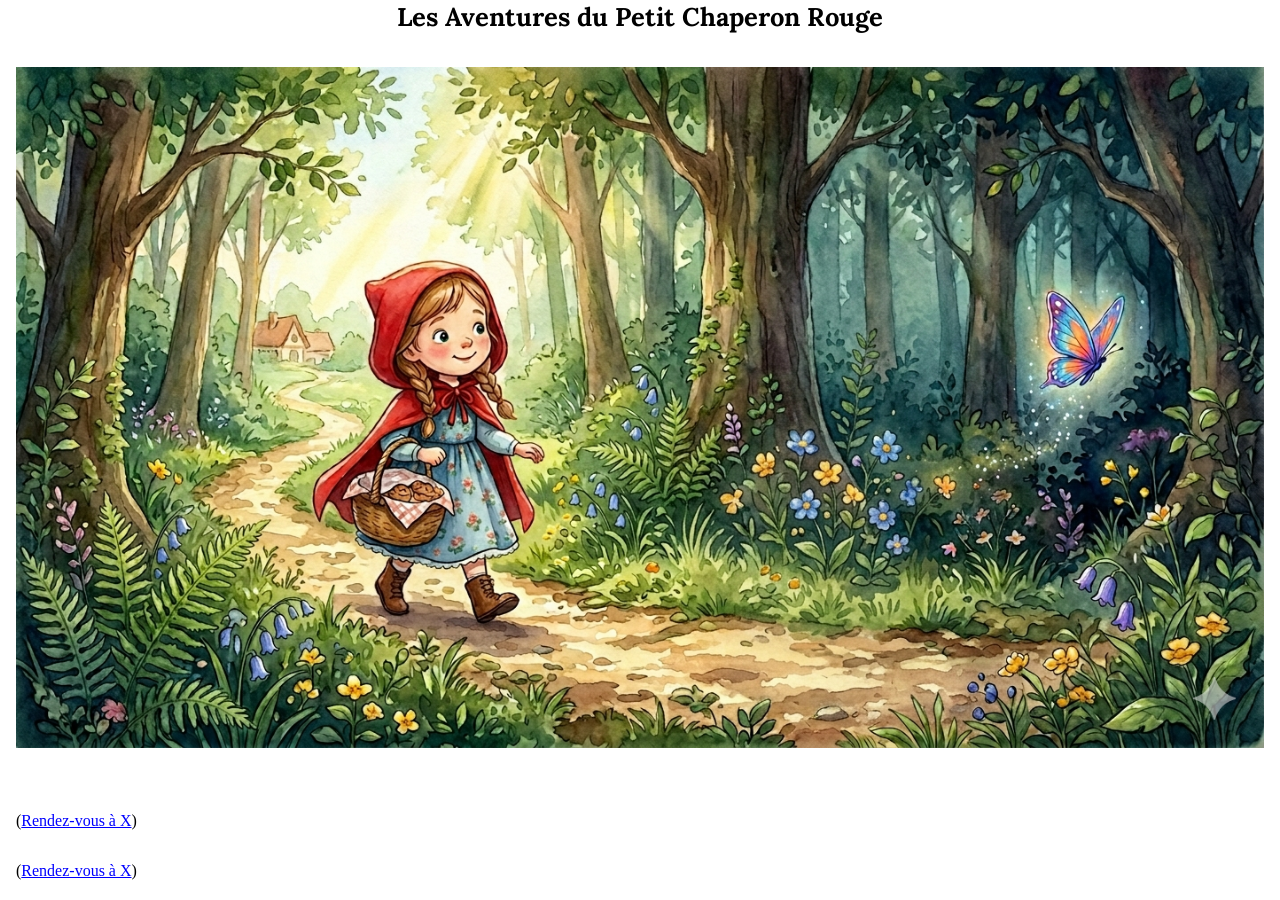
<file: LPCR000_titre.html>
<DOCTYPE html>
<html lang="fr">
    <head>
        <meta charset="utf-8" />
        <link rel="stylesheet" href="style.css">
        <title>Les aventures du Petit Chaperon rouge</title>
    </head>
    <body>
        <h1>Les Aventures du Petit Chaperon Rouge</h1><br> 
        <main>
            <p><img src="./images/LPCR001_surLaRoute.png" alt="Le Petit Chaperon rouge sur la route…"></p> 
            <!-- alterar a imagem respeciva da entrada-->
            <h2><!-- inserir o numero da entrada aqui --></h2>
            <h3><!-- inserir o titulo aqui --></h3>
            <div id="000_text">
                <p><!-- inserir seu texto aqui --></p>
            </div>
            <div id="000_choix">
                <p id="000_choixA"><!-- inserir a escolha 1 aqui --> (<a href="./LPCR002_laFleurBleuEclatante.html">Rendez-vous à X</a>)</p>
                <p id="000_choixB"><!-- inserir a escolha 2 aqui --> (<a href="./LPCR003_leRaccourciParLaRiviere.html">Rendez-vous à X</a>)</p>
            </div>                 
        </main>
        </body>
</html>
<!-- commentaire html -->
</file>
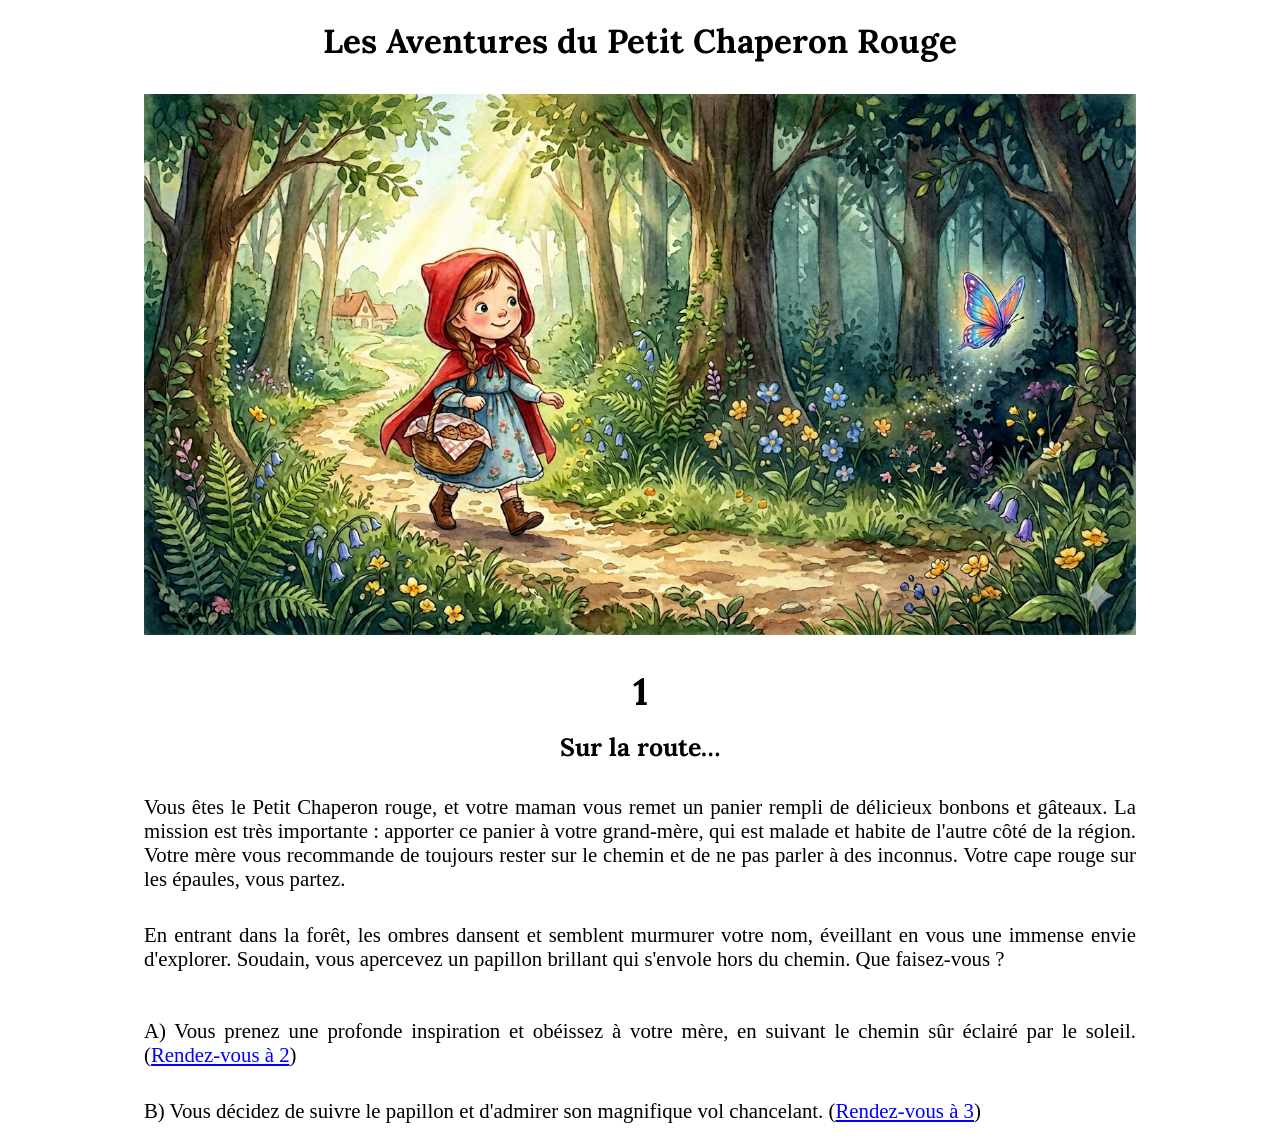
<file: LPCR001_surLaRoute.html>
<DOCTYPE html>
<html lang="fr">
    <head>
        <meta charset="utf-8" />
        <link rel="stylesheet" href="style.css">
        <title>Les aventures du Petit Chaperon rouge</title>
    </head>
    <body>
        <main>
            <div class="container-bloc">
                <h1>Les Aventures du Petit Chaperon Rouge</h1> 
                <p><img src="./images/LPCR001_surLaRoute.png" alt="Le Petit Chaperon rouge sur la route…" class="img"></p>
                <h2>1</h2>
                <h3>Sur la route…</h3>
                <div id="001_text">
                    <p>Vous êtes le Petit Chaperon rouge, et votre maman vous remet un panier rempli de délicieux bonbons et gâteaux. La mission est très importante : apporter ce panier à votre grand-mère, qui est malade et habite de l'autre côté de la région. Votre mère vous recommande de toujours rester sur le chemin et de ne pas parler à des inconnus. Votre cape rouge sur les épaules, vous partez.</p>
                    <p>En entrant dans la forêt, les ombres dansent et semblent murmurer votre nom, éveillant en vous une immense envie d'explorer. Soudain, vous apercevez un papillon brillant qui s'envole hors du chemin. Que faisez-vous ?</p>
                </div>
                <div id="001_choix">
                    <p id="001_choixA">A) Vous prenez une profonde inspiration et obéissez à votre mère, en suivant le chemin sûr éclairé par le soleil. (<a href="./LPCR002_laFleurBleuEclatante.html">Rendez-vous à 2</a>)</p>
                    <p id="001_choixB">B) Vous décidez de suivre le papillon et d'admirer son magnifique vol chancelant. (<a href="./LPCR003_leRaccourciParLaRiviere.html">Rendez-vous à 3</a>)</p>
                </div>    
            </div>                 
        </main>
        </body>
</html>
</file>
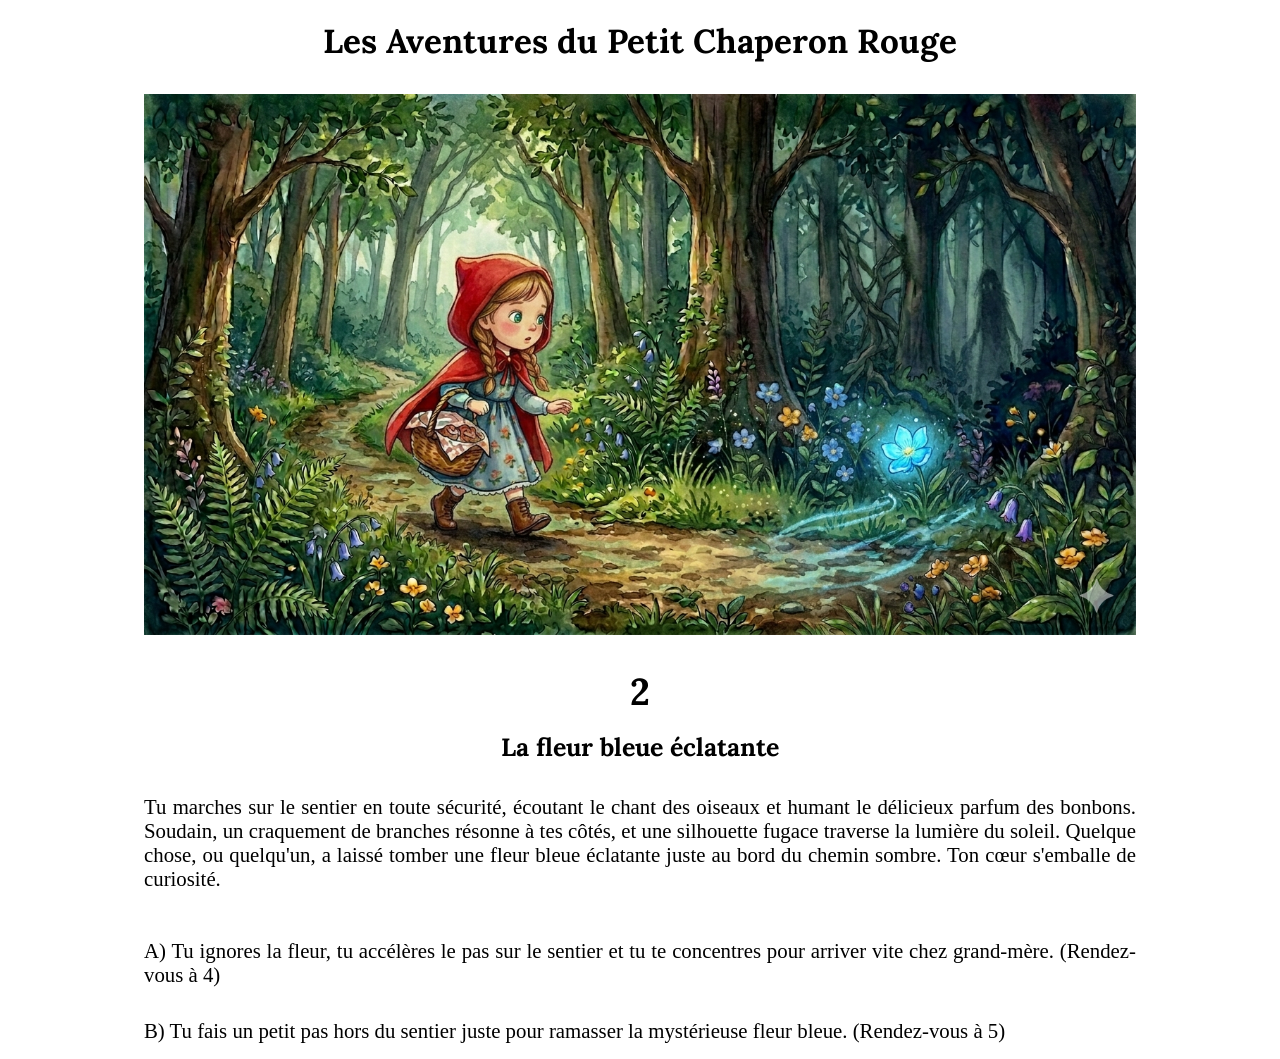
<file: LPCR002_laFleurBleuEclatante.html>
<DOCTYPE html>
<html lang="fr">
    <head>
        <meta charset="utf-8" />
        <link rel="stylesheet" href="style.css">
        <title>Les aventures du Petit Chaperon rouge</title>
    </head>
    <body>
        <main>
            <div class="container-bloc">
                <h1>Les Aventures du Petit Chaperon Rouge</h1>
                <p><img src="./images/LPCR002_laFleurBleuEclatante.png" alt="Le Petit Chaperon rouge et la fleur éclatante."></p>
                <h2>2</h2>
                <h3>La fleur bleue éclatante</h3>
                <div id="002_text">
                    <p>Tu marches sur le sentier en toute sécurité, écoutant le chant des oiseaux et humant le délicieux parfum des bonbons. Soudain, un craquement de branches résonne à tes côtés, et une silhouette fugace traverse la lumière du soleil. Quelque chose, ou quelqu'un, a laissé tomber une fleur bleue éclatante juste au bord du chemin sombre. Ton cœur s'emballe de curiosité.</p>
                </div>
                <div id="002_choix">
                    <p id="002_choixA">A) Tu ignores la fleur, tu accélères le pas sur le sentier et tu te concentres pour arriver vite chez grand-mère. (Rendez-vous à 4)</p>
                    <p id="002_choixB">B) Tu fais un petit pas hors du sentier juste pour ramasser la mystérieuse fleur bleue. (Rendez-vous à 5)</p>
                </div>
            </div>
        </main>
        </body>
</html>
</file>
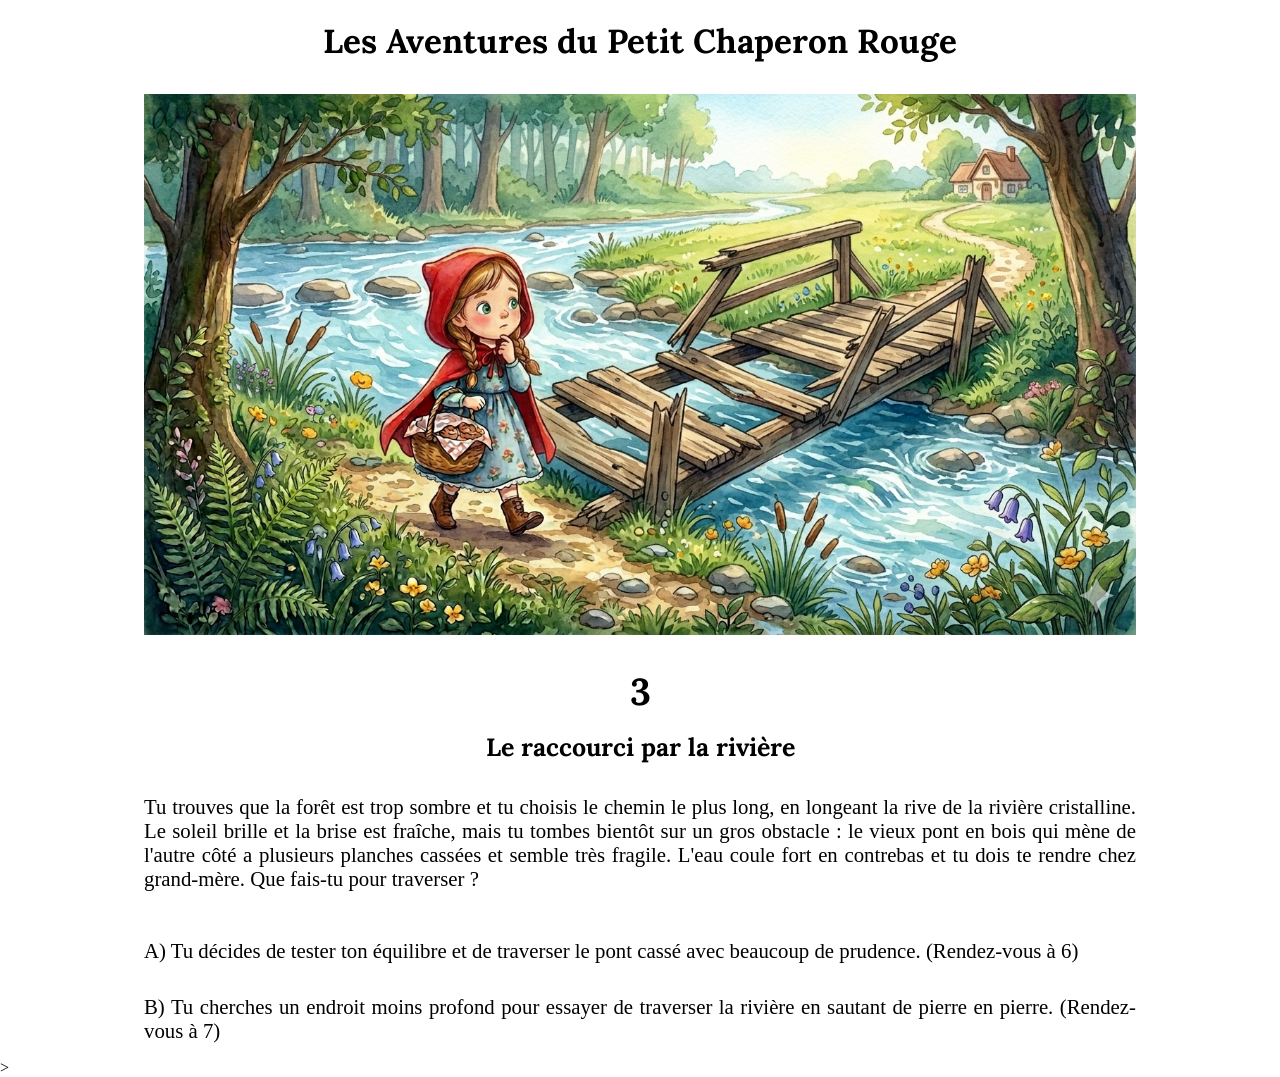
<file: LPCR003_leRaccourciParLaRiviere.html>
<DOCTYPE html>
<html lang="fr">
    <head>
        <meta charset="utf-8" />
        <link rel="stylesheet" href="style.css">
        <title>Les aventures du Petit Chaperon rouge</title>
    </head>
    <body>
        <main>
            <div class="container-bloc">
                <h1>Les Aventures du Petit Chaperon Rouge</h1>
                <p><img src="./images/LPCR003_leRaccourciParLaRiviere.png" alt="Le Petit Chaperon et le raccourci par la rivière."></p>
                <h2>3</h2>
                <h3>Le raccourci par la rivière</h3>
                <div id="003_text">
                    <p>Tu trouves que la forêt est trop sombre et tu choisis le chemin le plus long, en longeant la rive de la rivière cristalline. Le soleil brille et la brise est fraîche, mais tu tombes bientôt sur un gros obstacle : le vieux pont en bois qui mène de l'autre côté a plusieurs planches cassées et semble très fragile. L'eau coule fort en contrebas et tu dois te rendre chez grand-mère. Que fais-tu pour traverser ?</p>
                </div>
                <div id="003_choix">
                    <p id="003_choixA">A) Tu décides de tester ton équilibre et de traverser le pont cassé avec beaucoup de prudence. (Rendez-vous à 6)</p>
                    <p id="003_choixB">B) Tu cherches un endroit moins profond pour essayer de traverser la rivière en sautant de pierre en pierre. (Rendez-vous à 7)</p>
                </div>
            </div>
        </body>
        </main>>
</html>
</file>
<file: style.css>
* {
    margin: 0;
    padding: 0;
    box-sizing: border-box;
}

@font-face {
  font-family: 'MaPolicePerso';
  src: url('./font/Lora/Lora-VariableFont_wght.ttf') format('truetype');
}

.exemple-font-face {
  font-family: 'MaPolicePerso', cursive;
}

.container-bloc {
    display: flex;
    flex-direction: column;
    align-items: center;
    justify-content: center;
    font-size: 1.3em;
    margin: auto;
    margin-top: 20px;
    max-width: 80%;
    text-align: justify;
    gap: 1rem;
}

h1 {
    font-size: 1.6em;
    font-family:'MaPolicePerso';
    text-align: center;
  }

h2 {
    font-size: 1.8em;
    font-family:'MaPolicePerso';
    text-align: center;
  }

h3 {
    font-size: 1.2em;
    font-family:'MaPolicePerso';
    text-align: center;
  }

p {
    padding: 1rem;
}

a {
    color: blue;
}

a:visited {
    color: blue;
}

a:hover {
    color: green;
    cursor: pointer;
}

img {
    max-width: 100%;
    max-height: 100%;
}

@media screen and { width: 768px } {
    /* .container-bloc { max-width: 48rem; } */
    
}

@media screen and { width: 360px } {

}
</file>
